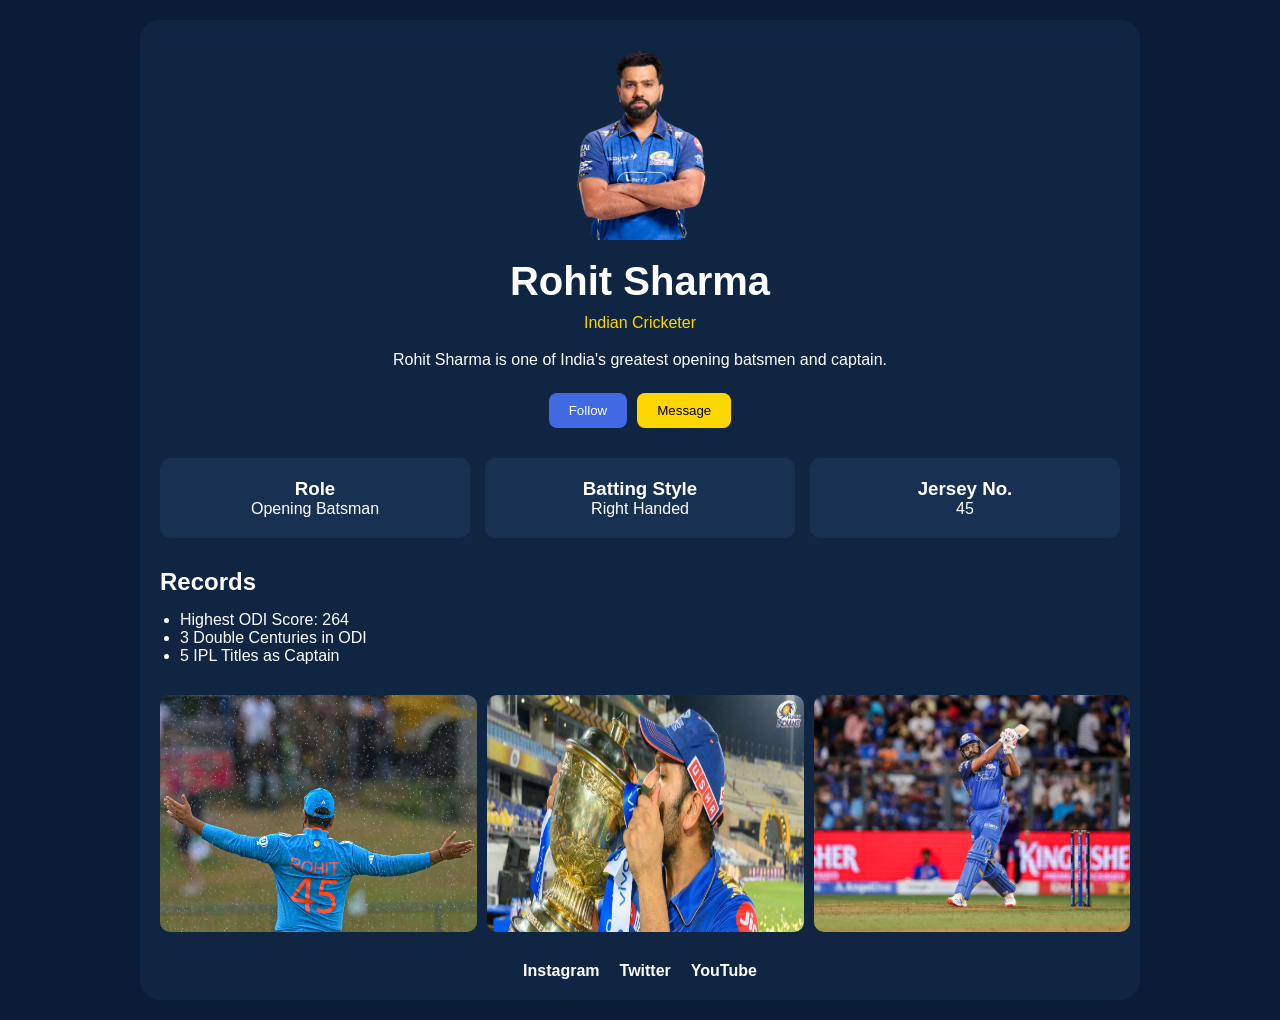
<file: basic-ro/index.html>
<!DOCTYPE html>
<html lang="en">

<head>

    <meta charset="UTF-8">

    <meta name="viewport"
    content="width=device-width, initial-scale=1.0">

    <title>Rohit Sharma Profile</title>

    <link rel="stylesheet"
    href="style.css">

</head>

<body>

    

    <div class="container">



        <div class="hero">

            <img
                class="profile-img"
                src="images/rohit.jpg"
                alt="Rohit Sharma"
            >

            <h1>
                Rohit Sharma
            </h1>

            <p class="job">
                Indian Cricketer
            </p>

            <p class="bio">

                Rohit Sharma is one of
                India's greatest opening
                batsmen and captain.

            </p>



            <div class="buttons">

                <button class="follow-btn">

                    Follow

                </button>

                <button class="message-btn">

                    Message

                </button>

            </div>

        </div>



        <div class="info-section">

            <div class="info-card">

                <h3>Role</h3>

                <p>Opening Batsman</p>

            </div>

            <div class="info-card">

                <h3>Batting Style</h3>

                <p>Right Handed</p>

            </div>

            <div class="info-card">

                <h3>Jersey No.</h3>

                <p>45</p>

            </div>

        </div>



        <div class="records">

            <h2>
                Records
            </h2>

            <ul>

                <li>
                    Highest ODI Score: 264
                </li>

                <li>
                    3 Double Centuries in ODI
                </li>

                <li>
                    5 IPL Titles as Captain
                </li>

            </ul>

        </div>



        <div class="gallery">

            <img src="images/gallery1.jpeg">

            <img src="images/gallery2.jpeg">

            <img src="images/gallery3.jpeg">

        </div>



        <div class="social-links">

            <a href="https://www.instagram.com/rohitsharma45/" target="_blank">
                Instagram
            </a>

            <a href="https://twitter.com/rohitsharma45" target="_blank">
                Twitter
            </a>

            <a href="https://www.youtube.com/user/RohitSharma45" target="_blank">
                YouTube
            </a>

        </div>

    </div>

    <script src="script.js"></script>

</body>
</html>
</file>
<file: basic-ro/style.css>
/* Universal Selector */

*{
    margin: 0;
    padding: 0;
    box-sizing: border-box;
}

/* Body */

body{

    background: #0b1d36;

    font-family: Arial, sans-serif;

    color: white;

    padding: 20px;
}

/* Main Container */

.container{

    max-width: 1000px;

    margin: auto;

    background: #102542;

    padding: 20px;

    border-radius: 20px;
}

/* Hero Section */

.hero{

    text-align: center;

    margin-bottom: 30px;
}

/* Profile Image */

.profile-img{

    width: 200px;

    border-radius: 15px;

    margin-bottom: 15px;
}

/* Heading */

h1{

    font-size: 40px;

    margin-bottom: 10px;
}

/* Profession */

.job{

    color: gold;

    margin-bottom: 15px;
}

/* Bio */

.bio{

    line-height: 1.6;

    margin-bottom: 20px;
}

/* Buttons */

.buttons{

    display: flex;

    justify-content: center;

    gap: 10px;
}

/* Button */

button{

    padding: 10px 20px;

    border: none;

    border-radius: 8px;

    cursor: pointer;
}

/* Follow Button */

.follow-btn{

    background: royalblue;

    color: white;
}

/* Message Button */

.message-btn{

    background: gold;
}

/* Info Section */

.info-section{

    display: flex;

    justify-content: space-between;

    gap: 15px;

    margin: 30px 0;
}

/* Info Card */

.info-card{

    flex: 1;

    background: #183153;

    padding: 20px;

    border-radius: 10px;

    text-align: center;
}

/* Records */

.records{

    margin-bottom: 30px;
}

/* Records List */

.records ul{

    margin-top: 15px;

    padding-left: 20px;
}

/* Gallery */

.gallery{

    display: flex;

    gap: 10px;

    margin-bottom: 30px;
}

/* Gallery Images */

.gallery img{

    width: 33%;

    border-radius: 10px;
}

/* Social Links */

.social-links{

    display: flex;

    justify-content: center;

    gap: 20px;
}

/* Social Links */

.social-links a{

    color: white;

    text-decoration: none;

    font-weight: bold;
}
</file>
